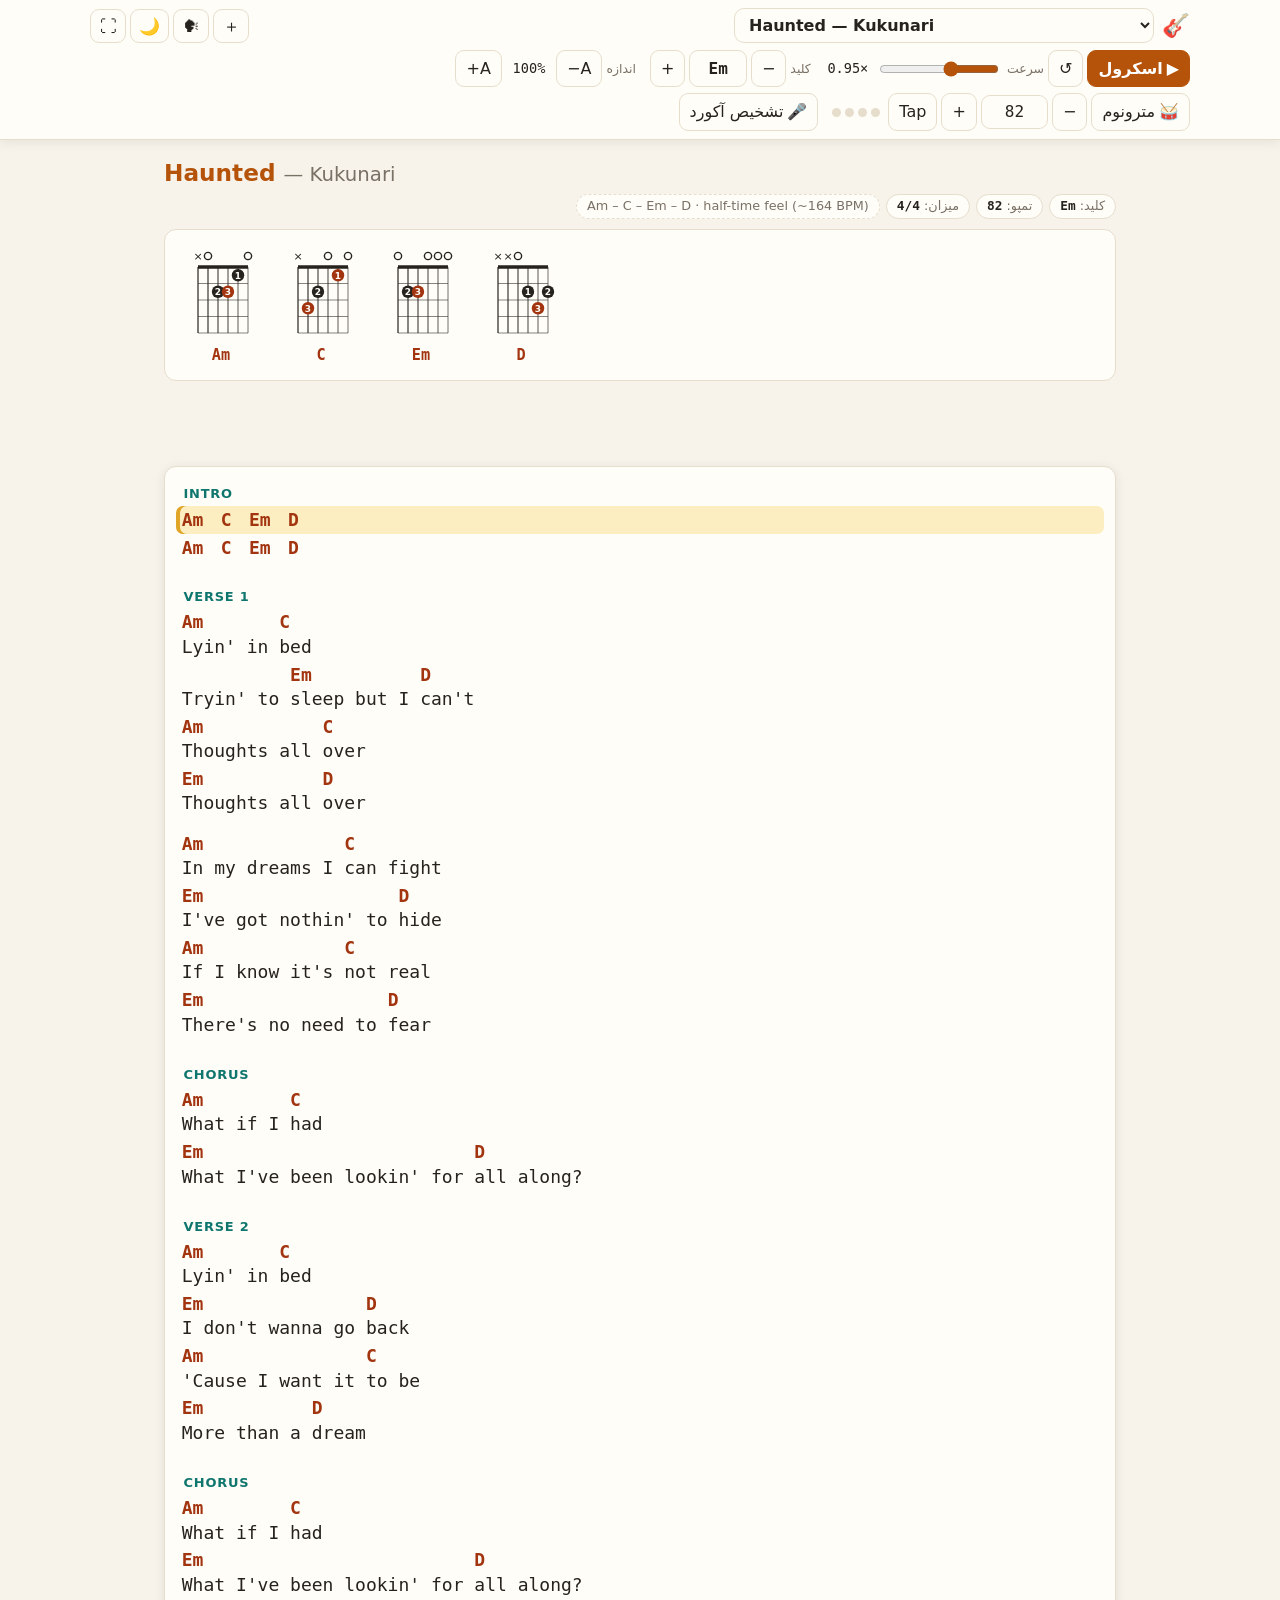
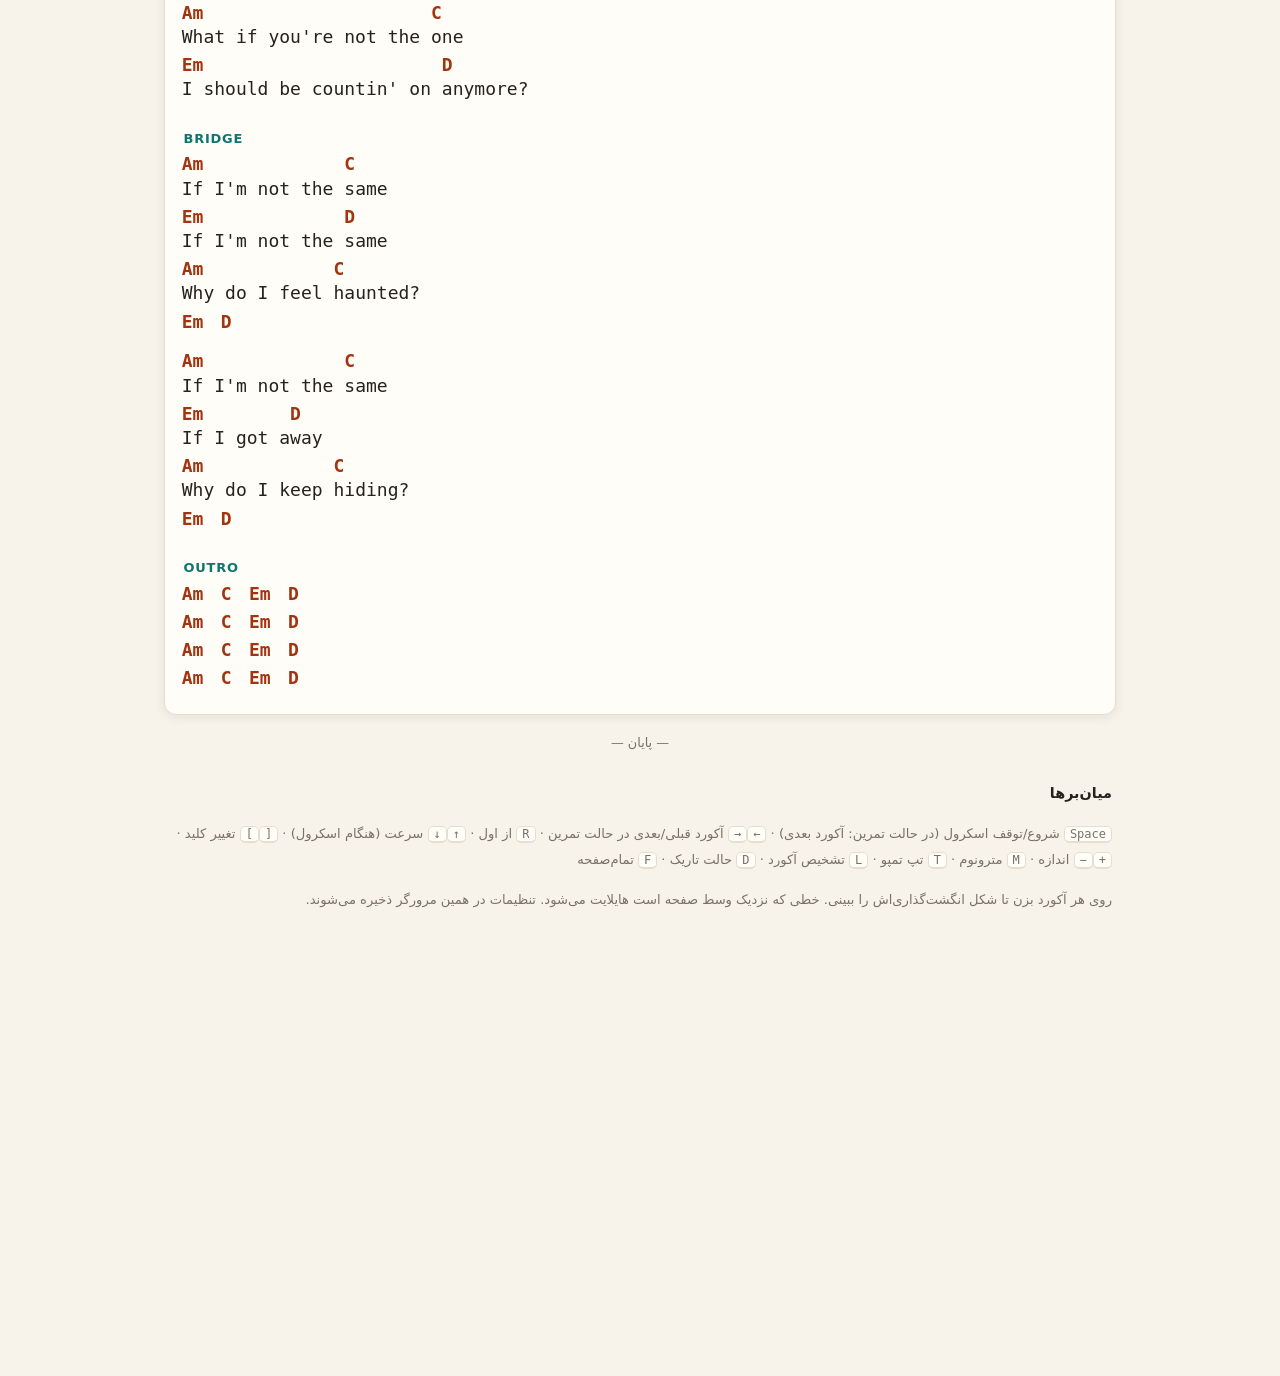
<file: index.html>
<!DOCTYPE html>
<html lang="fa" dir="rtl">
<head>
<meta charset="UTF-8">
<meta name="viewport" content="width=device-width, initial-scale=1, viewport-fit=cover">
<meta name="color-scheme" content="light dark">
<meta name="theme-color" content="#f7f3ea" media="(prefers-color-scheme: light)">
<meta name="theme-color" content="#141414" media="(prefers-color-scheme: dark)">
<title>تمرین گیتار — Guitar Practice</title>
<link rel="stylesheet" href="css/style.css">
<script>
  // Apply the saved theme before first paint (no light flash in dark mode).
  (function () {
    try {
      var s = JSON.parse(localStorage.getItem('gp:settings') || '{}');
      var t = s.theme || (matchMedia('(prefers-color-scheme: dark)').matches ? 'dark' : 'light');
      document.documentElement.setAttribute('data-theme', t);
    } catch (e) { document.documentElement.setAttribute('data-theme', 'light'); }
  })();
</script>
</head>
<body>
<header class="appbar" id="appbar">
  <div class="appbar-row">
    <div class="brand" aria-hidden="true">🎸</div>
    <label class="song-picker">
      <span class="sr-only">انتخاب آهنگ</span>
      <select id="songSelect" title="انتخاب آهنگ" dir="auto"></select>
    </label>
    <div class="appbar-actions">
      <button type="button" id="addSongBtn" class="icon-btn" title="افزودن آهنگ">＋</button>
      <a href="voice.html" class="icon-btn link-btn" title="حالت صدا (تحلیل لحن گفتار)" aria-label="حالت صدا">🗣</a>
      <button type="button" id="themeBtn" class="icon-btn" title="حالت تاریک / روشن (D)" aria-label="حالت تاریک / روشن">🌙</button>
      <button type="button" id="fsBtn" class="icon-btn" title="تمام‌صفحه (F)" aria-label="تمام‌صفحه">⛶</button>
      <button type="button" id="moreBtn" class="icon-btn more-btn" title="ابزارهای بیشتر" aria-expanded="false" aria-controls="toolbar">⚙</button>
    </div>
  </div>

  <div class="toolbar" id="toolbar">
    <div class="tool-group" role="group" aria-label="اسکرول خودکار">
      <button type="button" id="playBtn" class="primary play-btn" title="شروع / توقف اسکرول (Space)"><span class="ico">▶</span><span class="lbl">اسکرول</span></button>
      <button type="button" id="restartBtn" title="از اول (R)" aria-label="از اول">↺</button>
      <label class="slider" title="سرعت اسکرول (↑ / ↓)">
        <span class="tool-label">سرعت</span>
        <input type="range" id="speed" min="0" max="100" step="1" value="40" aria-label="سرعت اسکرول">
        <output id="speedOut" class="mono" dir="ltr">1.0×</output>
      </label>
    </div>

    <div class="tool-group extra" role="group" aria-label="تغییر کلید">
      <span class="tool-label">کلید</span>
      <button type="button" id="transDown" title="نیم‌پرده پایین ([)" aria-label="نیم‌پرده پایین">−</button>
      <button type="button" id="keyOut" dir="ltr" class="value-btn mono" title="بازگشت به کلید اصلی">Em</button>
      <button type="button" id="transUp" title="نیم‌پرده بالا (])" aria-label="نیم‌پرده بالا">+</button>
    </div>

    <div class="tool-group extra" role="group" aria-label="اندازهٔ متن">
      <span class="tool-label">اندازه</span>
      <button type="button" id="zoomOutBtn" title="کوچک‌تر (−)" aria-label="کوچک‌تر">A−</button>
      <output id="zoomOut" class="mono" dir="ltr">100%</output>
      <button type="button" id="zoomInBtn" title="بزرگ‌تر (+)" aria-label="بزرگ‌تر">A+</button>
    </div>

    <div class="tool-group extra" role="group" aria-label="مترونوم">
      <button type="button" id="metroBtn" title="مترونوم (M)"><span class="ico">🥁</span><span class="lbl">مترونوم</span></button>
      <button type="button" id="bpmDown" aria-label="کاهش تمپو">−</button>
      <input type="number" id="bpm" class="mono" min="20" max="300" value="90" inputmode="numeric" aria-label="BPM" title="BPM">
      <button type="button" id="bpmUp" aria-label="افزایش تمپو">+</button>
      <button type="button" id="tapBtn" title="تپ تمپو (T)">Tap</button>
      <span class="beats" id="beats" aria-hidden="true"></span>
    </div>

    <div class="tool-group" role="group" aria-label="تشخیص آکورد">
      <button type="button" id="micBtn" title="تشخیص آکورد با میکروفون (L)"><span class="ico">🎤</span><span class="lbl">تشخیص آکورد</span></button>
    </div>
  </div>
</header>

<main id="main">
  <section class="song-head">
    <h1 id="songTitle" dir="auto"></h1>
    <div class="song-meta" id="songMeta"></div>
  </section>

  <section class="chord-strip" id="chordStrip" aria-label="آکوردهای این آهنگ"></section>

  <div class="practice-bar" id="practiceBar" hidden>
    <div class="practice-info">
      <span class="p-badge">🎯 آکورد هدف:</span>
      <strong class="p-chord mono" id="pTargetChord">—</strong>
      <span class="p-next mono" id="pNextChord"></span>
      <span class="p-count mono" id="pCount">(۰ / ۰)</span>
    </div>
    <div class="practice-actions">
      <button type="button" id="pPrevBtn" class="small icon-btn" title="آکورد قبلی">◀</button>
      <button type="button" id="pNextBtn" class="small icon-btn" title="آکورد بعدی (Space / کلیک)">▶</button>
      <button type="button" id="pRestartBtn" class="small icon-btn" title="از اول">↺</button>
    </div>
  </div>

  <div id="topSpacer" aria-hidden="true"></div>
  <article class="sheet" id="sheet" dir="ltr" lang="en" aria-label="آکورد و متن آهنگ"></article>
  <div class="sheet-end" id="sheetEnd" aria-hidden="true">— پایان —</div>

  <section class="help" id="help">
    <h2>میان‌برها</h2>
    <p>
      <kbd>Space</kbd> شروع/توقف اسکرول (در حالت تمرین: آکورد بعدی) ·
      <kbd>←</kbd><kbd>→</kbd> آکورد قبلی/بعدی در حالت تمرین ·
      <kbd>R</kbd> از اول ·
      <kbd>↑</kbd><kbd>↓</kbd> سرعت (هنگام اسکرول) ·
      <kbd>[</kbd><kbd>]</kbd> تغییر کلید ·
      <kbd>+</kbd><kbd>−</kbd> اندازه ·
      <kbd>M</kbd> مترونوم ·
      <kbd>T</kbd> تپ تمپو ·
      <kbd>L</kbd> تشخیص آکورد ·
      <kbd>D</kbd> حالت تاریک ·
      <kbd>F</kbd> تمام‌صفحه
    </p>
    <p>روی هر آکورد بزن تا شکل انگشت‌گذاری‌اش را ببینی. خطی که نزدیک وسط صفحه است هایلایت می‌شود. تنظیمات در همین مرورگر ذخیره می‌شوند.</p>
  </section>
</main>

<div class="focus-line" id="focusLine" aria-hidden="true"></div>

<aside class="detector" id="detector" hidden aria-label="تشخیص آکورد">
  <div class="det-head">
    <span class="det-dot" id="detDot"></span>
    <span class="det-title">تشخیص آکورد</span>
    <span class="det-status" id="detStatus" aria-live="polite"></span>
    <button type="button" id="dbgToggleBtn" class="pill-btn small" title="پنل عیب‌یابی و دیباگ">🛠 دیباگ</button>
    <button type="button" id="detMin" class="icon-btn small" title="کوچک / بزرگ" aria-label="کوچک / بزرگ">▾</button>
    <button type="button" id="detClose" class="icon-btn small" title="خاموش" aria-label="خاموش کردن">✕</button>
  </div>
  <div class="det-body">
    <div class="det-main">
      <div class="det-chord mono" id="detChord" dir="ltr" aria-live="polite">—</div>
      <div class="det-side">
        <div class="meter" title="اطمینان"><div class="meter-fill" id="detConf"></div></div>
        <div class="det-sub mono" id="detSub" dir="ltr"></div>
        <div class="det-alt mono" id="detAlt" dir="ltr"></div>
      </div>
    </div>
    <label class="mode-toggle" title="بدون فیلتر آهنگ: همهٔ ۲۴ آکورد ماژور و مینور">
      <input type="checkbox" id="unrestricted">
      <span>حالت آزاد — همهٔ آکوردهای ماژور و مینور</span>
    </label>
    <div class="det-cands" id="detCands" dir="ltr" aria-label="محتمل‌ترین آکوردها"></div>
    <div class="chroma" id="chroma" dir="ltr" aria-hidden="true"></div>
    <div class="level" title="بلندی صدا و آستانه"><div class="level-fill" id="levelFill"></div><div class="level-gate" id="levelGate"></div></div>
    <div class="det-history mono" id="detHistory" dir="ltr" aria-label="آکوردهای اخیر"></div>
    <details class="det-settings">
      <summary>تنظیمات تشخیص</summary>
      <div class="setting-row">
        <span class="tool-label">دقت تطابق (حساسیت):</span>
        <div class="strictness-radios" id="strictnessGroup">
          <label><input type="radio" name="strictness" value="strict" checked> سخت‌گیرانه (پیش‌فرض)</label>
          <label><input type="radio" name="strictness" value="normal"> معمولی</label>
          <label><input type="radio" name="strictness" value="loose"> آسان‌گیر</label>
        </div>
      </div>
      <label class="slider wide"><span class="tool-label">گیت نویز صدا</span><input type="range" id="sensitivity" min="0" max="100" step="1" value="55"></label>
      <div class="det-actions">
        <button type="button" id="useMicBtn">🎤 میکروفون</button>
        <label class="file-btn" role="button" tabindex="0">🎵 فایل صوتی<input type="file" id="audioFile" accept="audio/*" hidden></label>
      </div>
      <p class="hint">برای دقت بهتر: گوشی/لپ‌تاپ را نزدیک گیتار بگذار، سیم‌ها را کوک کن و هر آکورد را با یک مضراب مشخص بزن.</p>
    </details>

    <section class="dbg-panel" id="dbgPanel" hidden aria-label="پنل دیباگ و ارزیابی">
      <div class="dbg-section">
        <div class="dbg-status-row">
          <span class="dbg-fsm-badge" id="dbgFsmBadge">WAITING_FOR_STRUM</span>
          <span class="dbg-strum-led" id="dbgStrumLed">🎸 مضراب</span>
        </div>
      </div>

      <div class="dbg-section dbg-target-card">
        <div class="dbg-chord-row">
          <div><small>آکورد هدف:</small><strong class="dbg-chord mono" id="dbgTargetVal">—</strong></div>
          <div><small>شنیده شده:</small><strong class="dbg-chord mono" id="dbgBestVal">—</strong></div>
        </div>
        <div class="dbg-meter-box">
          <div class="dbg-meter-labels">
            <span>اطمینان هدف: <span id="dbgTargetScoreNum" class="mono">۰٪</span></span>
            <span>آستانه: <span id="dbgThreshNum" class="mono">۶۰٪</span></span>
          </div>
          <div class="meter dbg-meter">
            <div class="meter-fill" id="dbgTargetScoreFill"></div>
            <div class="meter-threshold-line" id="dbgTargetThreshLine" style="left: 60%"></div>
          </div>
        </div>
        <div class="dbg-reason-text" id="dbgLiveReason">در انتظار مضراب جدید</div>
      </div>

      <div class="dbg-section dbg-tools">
        <div class="dbg-tools-title">🎙️ ضبط و آزمایش زنده صدای گیتار:</div>
        <div class="dbg-btn-row">
          <button type="button" id="dbgRecordBtn" class="small primary">🔴 ضبط ۵ ثانیه</button>
          <button type="button" id="dbgPlayRecordBtn" class="small" disabled>▶ تست ضبط</button>
          <span id="dbgRecordTimer" class="mono"></span>
        </div>
        <div class="dbg-tools-title" style="margin-top: 8px;">🧪 تست با صدای شبیه‌سازی‌شده:</div>
        <div class="dbg-btn-row">
          <button type="button" id="dbgTestSeqBtn" class="small">▶ تست توالی Am-C-Em-D</button>
          <button type="button" id="dbgTestRingingBtn" class="small">▶ تست آکورد کشیده</button>
        </div>
      </div>

      <div class="dbg-section">
        <div class="dbg-log-head">
          <span>لاگ تصمیمات تشخیص:</span>
          <button type="button" id="dbgClearLogBtn" class="small icon-btn" title="پاک کردن لاگ">✕</button>
        </div>
        <div class="dbg-log mono" id="dbgLogList" dir="ltr"></div>
      </div>
    </section>
  </div>
</aside>

<div class="popover" id="chordPop" hidden role="dialog" aria-modal="false"></div>

<dialog id="songDialog" class="song-dialog">
  <form method="dialog" id="songForm">
    <h2>افزودن آهنگ</h2>
    <p class="hint">متن را با آکوردهای داخل کروشه (<code dir="ltr">[Am]Lyin' in [C]bed</code>) یا آکوردها در خط بالای متن وارد کن. آهنگ در همین مرورگر ذخیره می‌شود؛ برای افزودن دائمی، «کپی ورودی کتابخانه» را بزن و در <code>songs/library.js</code> بچسبان.</p>
    <div class="form-grid">
      <label>عنوان<input name="title" required dir="auto"></label>
      <label>خواننده<input name="artist" dir="auto"></label>
      <label>کلید<input name="key" dir="ltr" placeholder="Em"></label>
      <label>BPM<input name="bpm" type="number" min="20" max="300" dir="ltr" placeholder="90"></label>
      <label>میزان<input name="timeSignature" dir="ltr" placeholder="4/4"></label>
      <label class="check"><input type="checkbox" name="rtl"> متن فارسی (راست‌به‌چپ)</label>
    </div>
    <label class="body-label">آکورد و متن<textarea name="body" rows="12" dir="ltr" spellcheck="false" required placeholder="[Verse 1]&#10;[Am]Lyin' in [C]bed&#10;Tryin' to [Em]sleep but I [D]can't"></textarea></label>
    <div class="dialog-actions">
      <button type="button" id="songSave" class="primary">ذخیره و نمایش</button>
      <button type="button" id="songCopy">کپی ورودی کتابخانه</button>
      <button type="button" id="songNew" hidden>آهنگ جدید</button>
      <button type="button" id="songDelete" class="danger" hidden>حذف</button>
      <button type="button" id="songCancel">بستن</button>
    </div>
  </form>
</dialog>

<div class="toast" id="toast" role="status" aria-live="polite"></div>

<script src="js/music-theory.js"></script>
<script src="js/song-parser.js"></script>
<script src="js/chord-shapes.js"></script>
<script src="js/chord-detector.js"></script>
<script src="js/audio-engine.js"></script>
<script src="songs/library.js"></script>
<script src="js/app.js"></script>
</body>
</html>
</file>
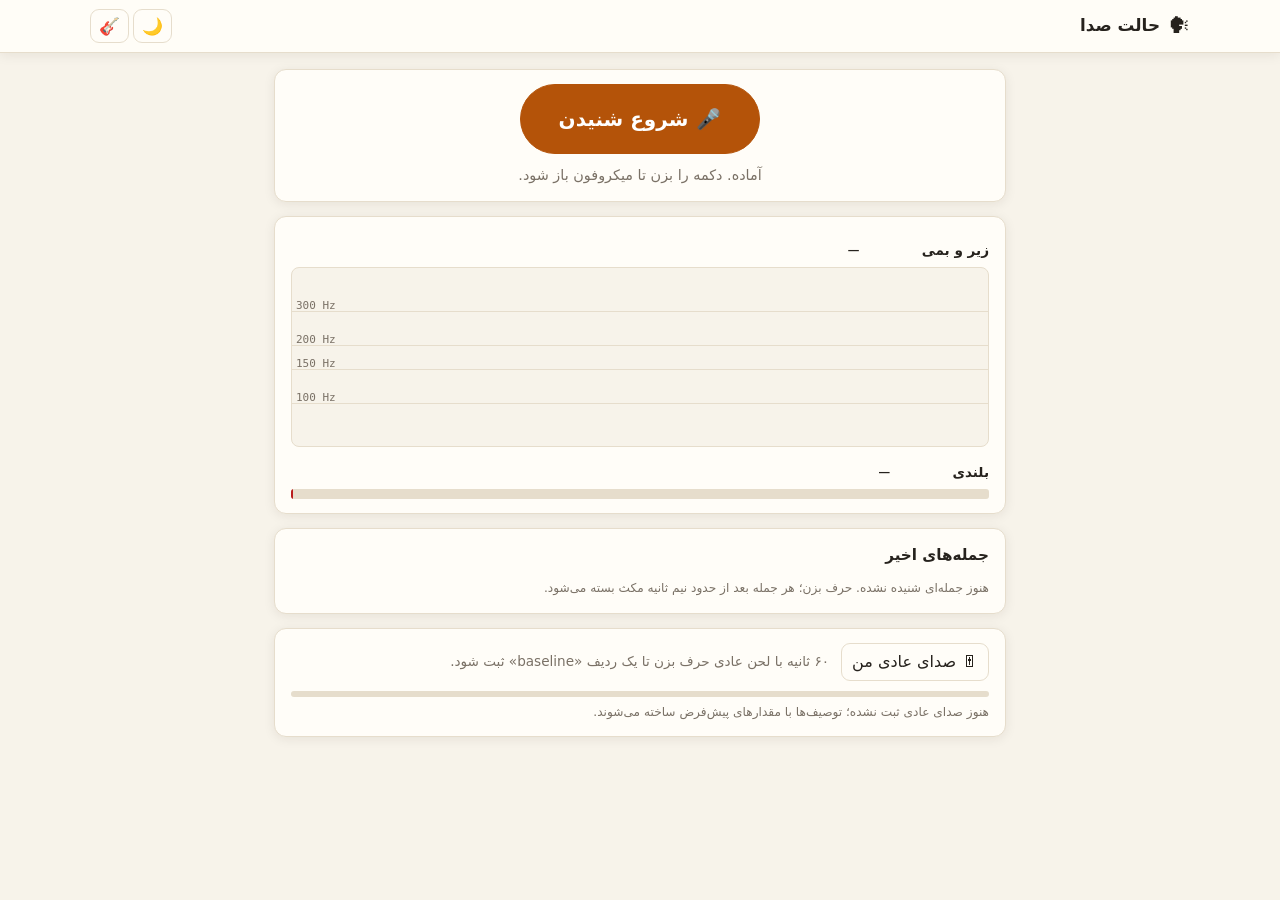
<file: voice.html>
<!DOCTYPE html>
<html lang="fa" dir="rtl">
<head>
<meta charset="UTF-8">
<meta name="viewport" content="width=device-width, initial-scale=1, viewport-fit=cover">
<meta name="color-scheme" content="light dark">
<meta name="theme-color" content="#f7f3ea" media="(prefers-color-scheme: light)">
<meta name="theme-color" content="#141414" media="(prefers-color-scheme: dark)">
<title>حالت صدا — Voice mode</title>
<link rel="stylesheet" href="css/style.css">
<script>
  // Apply the saved theme before first paint (shared with the chord page).
  (function () {
    try {
      var s = JSON.parse(localStorage.getItem('gp:settings') || '{}');
      var t = s.theme || (matchMedia('(prefers-color-scheme: dark)').matches ? 'dark' : 'light');
      document.documentElement.setAttribute('data-theme', t);
    } catch (e) { document.documentElement.setAttribute('data-theme', 'light'); }
  })();
</script>
</head>
<body class="voice-body">
<header class="appbar voice-appbar">
  <div class="appbar-row">
    <div class="brand" aria-hidden="true">🗣</div>
    <h1 class="voice-title">حالت صدا</h1>
    <div class="appbar-actions">
      <button type="button" id="themeBtn" class="icon-btn" title="حالت تاریک / روشن" aria-label="حالت تاریک / روشن">🌙</button>
      <a href="index.html" class="icon-btn link-btn" title="بازگشت به تمرین گیتار">🎸</a>
    </div>
  </div>
</header>

<main class="voice-main">
  <section class="voice-card voice-control">
    <button type="button" id="voiceStartBtn" class="voice-start" aria-pressed="false">
      <span class="ico">🎤</span><span class="lbl">شروع شنیدن</span>
    </button>
    <div class="voice-status" id="voiceStatus" role="status" aria-live="polite">آماده. دکمه را بزن تا میکروفون باز شود.</div>
    <div class="voice-config-warn" id="voiceConfigWarn" hidden>
      کلید Supabase هنوز تنظیم نشده (<code dir="ltr">js/config.js</code>). جمله‌ها تحلیل می‌شوند ولی فرستاده نمی‌شوند.
    </div>
  </section>

  <section class="voice-card voice-live" aria-label="نمایش زنده">
    <div class="voice-live-head">
      <span class="voice-live-label">زیر و بمی</span>
      <span class="voice-live-value mono" id="voiceHz" dir="ltr">—</span>
      <span class="voice-live-flag" id="voiceVoiced"></span>
    </div>
    <canvas id="voicePitchCanvas" class="voice-pitch" width="800" height="200" dir="ltr" aria-label="خط زندهٔ زیر و بمی"></canvas>
    <div class="voice-live-head">
      <span class="voice-live-label">بلندی</span>
      <span class="voice-live-value mono" id="voiceDb" dir="ltr">—</span>
      <span class="voice-live-flag" id="voiceSpeaking"></span>
    </div>
    <div class="level voice-level" dir="ltr">
      <div class="level-fill" id="voiceLevelFill"></div>
      <div class="level-gate" id="voiceLevelGate"></div>
    </div>
  </section>

  <section class="voice-card" aria-label="جمله‌های اخیر">
    <div class="voice-list-head">
      <h2>جمله‌های اخیر</h2>
      <span class="voice-queue mono" id="voiceQueue" dir="ltr"></span>
    </div>
    <ol class="voice-list" id="voiceList" reversed></ol>
    <p class="hint voice-empty" id="voiceEmpty">هنوز جمله‌ای شنیده نشده. حرف بزن؛ هر جمله بعد از حدود نیم ثانیه مکث بسته می‌شود.</p>
  </section>

  <section class="voice-card voice-calib" aria-label="کالیبراسیون">
    <div class="voice-calib-row">
      <button type="button" id="voiceCalibBtn"><span class="ico">🎚</span><span class="lbl">صدای عادی من</span></button>
      <span class="voice-calib-status" id="voiceCalibStatus">۶۰ ثانیه با لحن عادی حرف بزن تا یک ردیف «baseline» ثبت شود.</span>
    </div>
    <div class="meter voice-calib-meter" dir="ltr"><div class="meter-fill" id="voiceCalibFill"></div></div>
    <p class="hint" id="voiceBaselineInfo"></p>
  </section>
</main>

<div class="toast" id="toast" role="status" aria-live="polite"></div>

<script src="js/config.js"></script>
<script src="js/music-theory.js"></script>
<script src="js/chord-detector.js"></script>
<script src="js/audio-engine.js"></script>
<script src="js/voice-engine.js"></script>
<script src="js/voice-app.js"></script>
</body>
</html>
</file>
<file: css/style.css>
/* Guitar Practice — styles. No external fonts or frameworks. */

:root {
  --fg: var(--ink);
  --hover: color-mix(in srgb, var(--accent) 12%, var(--paper));
  --bg: #f7f3ea;
  --paper: #fffdf8;
  --ink: #26221d;
  --muted: #7a7166;
  --line: #e6ddcc;
  --accent: #b45309;
  --accent-ink: #fff;
  --accent-2: #0f766e;
  --chord: #a2340f;
  --hl: #fdeec2;
  --hl-edge: #e0a526;
  --match: #15803d;
  --match-bg: #dcfce7;
  --danger: #b91c1c;
  --shadow: 0 2px 12px rgba(40, 30, 10, 0.08);
  --radius: 12px;
  --ui-font: Vazirmatn, "Vazir", "Segoe UI", Tahoma, system-ui, -apple-system, "Noto Sans Arabic", sans-serif;
  --mono: ui-monospace, "Cascadia Mono", "SFMono-Regular", Menlo, Consolas, "Roboto Mono", "DejaVu Sans Mono", "Liberation Mono", "Courier New", monospace;
  --zoom: 1;
  --sheet-size: 18px;
  --appbar-h: 108px;
  color-scheme: light;
}

[data-theme="dark"] {
  --bg: #121212;
  --paper: #1b1a19;
  --ink: #ece7de;
  --muted: #9b948a;
  --line: #34312d;
  --accent: #f59e0b;
  --accent-ink: #1a1305;
  --accent-2: #2dd4bf;
  --chord: #fbbf24;
  --hl: #3a3218;
  --hl-edge: #f59e0b;
  --match: #4ade80;
  --match-bg: #14361f;
  --danger: #f87171;
  --shadow: 0 2px 14px rgba(0, 0, 0, 0.45);
  color-scheme: dark;
}

* { box-sizing: border-box; }
html { -webkit-text-size-adjust: 100%; }
body {
  margin: 0;
  background: var(--bg);
  color: var(--ink);
  font-family: var(--ui-font);
  line-height: 1.6;
  transition: background-color 0.25s, color 0.25s;
}
button, input, select, textarea { font: inherit; color: inherit; }
.mono { font-family: var(--mono); }
[hidden] { display: none !important; }
.sr-only { position: absolute; width: 1px; height: 1px; overflow: hidden; clip: rect(0 0 0 0); white-space: nowrap; }

/* ------------------------------------------------------------ app bar */

.appbar {
  position: sticky;
  top: 0;
  z-index: 40;
  background: var(--paper);
  background: color-mix(in srgb, var(--paper) 94%, transparent);
  backdrop-filter: blur(8px);
  -webkit-backdrop-filter: blur(8px);
  border-bottom: 1px solid var(--line);
  box-shadow: var(--shadow);
  padding: 8px max(12px, env(safe-area-inset-right)) 8px max(12px, env(safe-area-inset-left));
}
.appbar-row {
  display: flex;
  align-items: center;
  gap: 8px;
  max-width: 1100px;
  margin: 0 auto;
}
.brand { font-size: 1.4rem; }
.song-picker { flex: 1; min-width: 0; }
.song-picker select {
  width: 100%;
  max-width: 420px;
  font-weight: 600;
  padding: 6px 10px;
  border-radius: 10px;
  border: 1px solid var(--line);
  background: var(--paper);
}
.appbar-actions { display: flex; gap: 4px; }

button, .file-btn {
  border: 1px solid var(--line);
  background: var(--paper);
  border-radius: 9px;
  padding: 5px 10px;
  min-height: 34px;
  cursor: pointer;
  transition: border-color 0.15s, background-color 0.15s, transform 0.05s;
  user-select: none;
  -webkit-user-select: none;
}
button:hover, .file-btn:hover { border-color: var(--accent); }
button:active { transform: translateY(1px); }
button:focus-visible, select:focus-visible, input:focus-visible, .file-btn:focus-visible { outline: 2px solid var(--accent); outline-offset: 2px; }
button.primary { background: var(--accent); color: var(--accent-ink); border-color: var(--accent); font-weight: 600; }
button.on { background: var(--accent-2); color: #fff; border-color: var(--accent-2); }
button.danger { color: var(--danger); }
.icon-btn { min-width: 36px; padding: 4px 8px; font-size: 1.05rem; line-height: 1; }
.icon-btn.small { min-width: 28px; min-height: 28px; font-size: 0.85rem; padding: 2px 6px; }

.toolbar {
  display: flex;
  flex-wrap: wrap;
  gap: 6px 14px;
  align-items: center;
  max-width: 1100px;
  margin: 6px auto 0;
}
.tool-group { display: flex; align-items: center; gap: 4px; }
.tool-label { font-size: 0.78rem; color: var(--muted); }
.slider { display: flex; align-items: center; gap: 6px; }
.slider input[type="range"] { width: 120px; accent-color: var(--accent); }
.slider.wide input[type="range"] { width: 100%; flex: 1; }
output { min-width: 3.4em; text-align: center; font-size: 0.85rem; }
.value-btn { min-width: 3.6em; font-weight: 700; }
#bpm {
  width: 4.2em;
  text-align: center;
  border: 1px solid var(--line);
  background: var(--paper);
  border-radius: 9px;
  min-height: 34px;
  -moz-appearance: textfield;
}
#bpm::-webkit-outer-spin-button, #bpm::-webkit-inner-spin-button { -webkit-appearance: none; margin: 0; }
.beats { display: inline-flex; gap: 4px; margin-inline-start: 4px; }
.beats i { width: 9px; height: 9px; border-radius: 50%; background: var(--line); transition: background-color 0.05s, transform 0.05s; }
.beats i.on { background: var(--accent-2); transform: scale(1.25); }
.beats i.on.accent { background: var(--accent); }
.play-btn .ico, #metroBtn .ico, #micBtn .ico { margin-inline-end: 4px; }
.more-btn { display: none; }

/* --------------------------------------------------------------- main */

main {
  max-width: 980px;
  margin: 0 auto;
  padding: 18px max(14px, env(safe-area-inset-right)) 0 max(14px, env(safe-area-inset-left));
}
.song-head { margin-bottom: 10px; }
.song-head h1 { margin: 0; font-size: 1.45rem; line-height: 1.3; color: var(--accent); }
.song-head h1 small { color: var(--muted); font-weight: 500; font-size: 0.85em; }
.song-meta { display: flex; flex-wrap: wrap; gap: 6px; margin-top: 6px; font-size: 0.8rem; color: var(--muted); }
.chip { border: 1px solid var(--line); border-radius: 999px; padding: 1px 10px; background: var(--paper); }
.chip b { color: var(--ink); font-family: var(--mono); }
.chip.note { border-style: dashed; }
.yt-btn { font-size: 0.8rem; min-height: 26px; padding: 1px 10px; border-radius: 999px; }
.yt-frame { width: 100%; aspect-ratio: 16 / 9; border: 0; border-radius: var(--radius); margin-top: 8px; }

.chord-strip {
  display: flex;
  gap: 8px;
  overflow-x: auto;
  padding: 10px;
  margin: 10px 0 6px;
  background: var(--paper);
  border: 1px solid var(--line);
  border-radius: var(--radius);
  scrollbar-width: thin;
  direction: ltr;
}
.diagram {
  flex: 0 0 auto;
  display: flex;
  flex-direction: column;
  align-items: center;
  padding: 4px 6px 2px;
  border-radius: 10px;
  border: 1px solid transparent;
  background: none;
  min-height: 0;
  color: var(--ink);
}
.diagram .name { font-family: var(--mono); font-weight: 700; color: var(--chord); font-size: 0.95rem; }
.diagram.match, .diagram.hit { border-color: var(--match); background: var(--match-bg); }
.diagram.current-chord { border-color: var(--accent); box-shadow: 0 0 0 2px var(--accent); }
.chord-svg { display: block; }
.chord-svg .finger { fill: var(--paper); }
.chord-svg .root-dot { fill: var(--chord); }

/* ---------------------------------------------------------- the sheet */

.sheet {
  background: var(--paper);
  border: 1px solid var(--line);
  border-radius: var(--radius);
  box-shadow: var(--shadow);
  padding: 18px 14px 22px;
  font-family: var(--mono);
  font-size: calc(var(--sheet-size) * var(--zoom));
  line-height: 1.35;
  font-variant-ligatures: none;
  text-align: start;
}
.section-label {
  font-family: var(--ui-font);
  font-size: 0.72em;
  font-weight: 700;
  letter-spacing: 0.06em;
  text-transform: uppercase;
  color: var(--accent-2);
  margin: 1.1em 0 0.25em;
  padding-inline-start: 0.5ch;
}
.section-label:first-child { margin-top: 0; }
.blank { height: 0.7em; }

.line {
  position: relative;
  padding: 0.08em 0.5ch 0.12em;
  margin: 0 -0.25ch;
  border-radius: 7px;
  transition: background-color 0.25s, box-shadow 0.25s;
}
.line.active {
  background: var(--hl);
  box-shadow: inset 4px 0 0 var(--hl-edge);
}
.sheet[dir="rtl"] .line.active { box-shadow: inset -4px 0 0 var(--hl-edge); }
.line.chord-hit {
  animation: chordHit 0.4s ease-out;
}
@keyframes chordHit {
  0% { background: color-mix(in srgb, var(--match) 40%, transparent); }
  100% { background: transparent; }
}

/* A word group never wraps internally, so a chord stays on its word. */
.wg { display: inline-block; white-space: nowrap; vertical-align: bottom; }
.ck { display: inline-flex; flex-direction: column; align-items: flex-start; vertical-align: bottom; }
/* Chord row: zero width so a long chord name overflows to the right instead
   of stretching the lyric; the parser adds padding where chords would touch. */
.cd {
  display: block;
  width: 0;
  height: 1.3em;
  line-height: 1.3em;
  white-space: nowrap;
  overflow: visible;
}
.cd b {
  font-weight: 700;
  color: var(--chord);
  cursor: pointer;
  border-radius: 4px;
  padding: 0 1px;
  margin: 0 -1px;
}
.cd b:hover { background: color-mix(in srgb, var(--chord) 15%, transparent); }
.cd b.match, .cd b.hit { color: var(--match); background: var(--match-bg); box-shadow: 0 0 0 2px var(--match); }
.cd b.done {
  color: #fff !important;
  background: #16a34a !important;
  box-shadow: 0 0 0 2px rgba(22, 163, 74, 0.4) !important;
  border-radius: 4px;
  /* Negative margin = padding, so the chord name stays over its letter. */
  padding: 1px 4px !important;
  margin: 0 -4px !important;
  display: inline-block;
}
.cd b.current-chord {
  color: #fff !important;
  background: #ea580c !important;
  box-shadow: 0 0 0 3px rgba(234, 88, 12, 0.45), 0 2px 10px rgba(234, 88, 12, 0.4) !important;
  border-radius: 6px !important;
  padding: 1px 6px !important;
  margin: 0 -6px !important; /* keeps the name over its letter */
  display: inline-block !important;
  font-weight: 800 !important;
  position: relative !important;
  z-index: 10 !important;
  transform: scale(1.18);
  animation: target-pulse 1s infinite alternate ease-in-out;
}
.cd b.current-chord::after {
  content: "▼";
  position: absolute;
  top: -14px;
  left: 50%;
  transform: translateX(-50%);
  font-size: 11px;
  line-height: 1;
  color: #ea580c;
  animation: bounce-arrow 0.6s infinite alternate ease-in-out;
}
.cd b.just-hit {
  transform: scale(1.3) !important;
  transition: transform 0.2s cubic-bezier(0.175, 0.885, 0.32, 1.275);
}
@keyframes bounce-arrow {
  from { transform: translateX(-50%) translateY(0); }
  to { transform: translateX(-50%) translateY(-3px); }
}
@keyframes target-pulse {
  from { box-shadow: 0 0 0 2px rgba(234, 88, 12, 0.4), 0 2px 6px rgba(234, 88, 12, 0.3); }
  to { box-shadow: 0 0 0 5px rgba(234, 88, 12, 0.8), 0 4px 14px rgba(234, 88, 12, 0.6); }
}

/* Practice Bar */
.practice-bar {
  display: flex;
  align-items: center;
  justify-content: space-between;
  background: var(--paper);
  border: 2px solid var(--accent);
  border-radius: 12px;
  padding: 8px 14px;
  margin: 10px 0;
  box-shadow: var(--shadow);
  position: sticky;
  top: var(--appbar-h);
  z-index: 30;
  backdrop-filter: blur(8px);
}
.practice-bar[hidden] { display: none; }
.practice-info {
  display: flex;
  align-items: center;
  gap: 8px;
  font-size: 0.95rem;
  flex-wrap: wrap;
}
.p-badge { font-weight: 600; color: var(--muted); }
.p-chord {
  font-size: 1.35rem;
  font-weight: 800;
  color: #fff;
  background: #ea580c;
  padding: 2px 10px;
  border-radius: 8px;
  box-shadow: 0 0 0 2px #ea580c, 0 2px 8px rgba(0,0,0,0.15);
  animation: target-pulse 1s infinite alternate ease-in-out;
}
.p-next { color: var(--muted); font-size: 0.85rem; }
.p-count { font-size: 0.85rem; color: var(--muted); margin-inline-start: 6px; }
.practice-actions { display: flex; align-items: center; gap: 6px; }
.ly { display: block; white-space: pre; line-height: 1.4em; }
/* Monospace fonts have no Persian/Arabic glyphs; RTL lyrics use the UI font
   (alignment does not depend on monospace: each chord sits on its chunk). */
.sheet[dir="rtl"] .ly { font-family: var(--ui-font); }
.fill { display: inline-block; text-align: center; color: var(--muted); }
.line.lyrics-only .ly { white-space: pre-wrap; }
.line.chords-only .ck { margin-inline-end: 1.6ch; }
.line.chords-only .cd { width: auto; }
.line.chords-only .cd .annot { color: var(--muted); font-weight: 400; margin-inline-start: 0.6ch; }

.sheet-end { text-align: center; color: var(--muted); font-size: 0.8rem; padding: 18px 0 0; }
#topSpacer { height: 0; }
.help { color: var(--muted); font-size: 0.82rem; padding: 26px 4px 50vh; line-height: 2; }
.help h2 { font-size: 0.9rem; margin: 0; color: var(--ink); }
kbd {
  font-family: var(--mono);
  font-size: 0.75rem;
  border: 1px solid var(--line);
  border-bottom-width: 2px;
  border-radius: 5px;
  padding: 0 5px;
  background: var(--paper);
}

/* Reading guide at the focus height while auto-scrolling */
.focus-line {
  position: fixed;
  left: 0;
  right: 0;
  height: 0;
  border-top: 2px dashed color-mix(in srgb, var(--hl-edge) 55%, transparent);
  pointer-events: none;
  opacity: 0;
  transition: opacity 0.3s;
  z-index: 5;
}
.focus-line.show { opacity: 1; }

/* ------------------------------------------------------ chord detector */

/* Docked bottom-right: lyrics are left-aligned, so this covers the least. */
.detector {
  position: fixed;
  right: max(14px, env(safe-area-inset-right));
  bottom: max(14px, env(safe-area-inset-bottom));
  width: 300px;
  max-height: calc(100vh - var(--appbar-h) - 28px);
  overflow: auto;
  z-index: 30;
  background: var(--paper);
  border: 1px solid var(--line);
  border-radius: 16px;
  box-shadow: 0 8px 30px rgba(0, 0, 0, 0.18);
  padding: 10px 12px 10px;
}
.det-head { display: flex; align-items: center; gap: 6px; }
.det-title { font-weight: 700; font-size: 0.85rem; }
.det-status { flex: 1; font-size: 0.75rem; color: var(--muted); white-space: nowrap; overflow: hidden; text-overflow: ellipsis; }
.det-dot { width: 9px; height: 9px; border-radius: 50%; background: var(--muted); flex: 0 0 auto; }
.det-dot.live { background: #ef4444; box-shadow: 0 0 0 0 rgba(239, 68, 68, 0.6); animation: pulse 1.6s infinite; }
@keyframes pulse { 0% { box-shadow: 0 0 0 0 rgba(239, 68, 68, 0.55); } 70% { box-shadow: 0 0 0 9px rgba(239, 68, 68, 0); } 100% { box-shadow: 0 0 0 0 rgba(239, 68, 68, 0); } }
.det-main { display: flex; align-items: center; gap: 12px; margin: 6px 0 4px; direction: ltr; }
.det-chord {
  min-width: 3.2em;
  font-size: 2.6rem;
  font-weight: 800;
  line-height: 1.1;
  color: var(--chord);
  text-align: center;
  transition: color 0.2s, opacity 0.3s, transform 0.12s;
}
.det-chord.stale { opacity: 0.4; }
.det-chord.bump { transform: scale(1.08); }
.det-chord.match { color: var(--match); }
.det-side { flex: 1; min-width: 0; }
.meter { height: 6px; border-radius: 3px; background: var(--line); overflow: hidden; }
.meter-fill { height: 100%; width: 0; background: var(--accent-2); transition: width 0.15s; }
.det-sub { font-size: 0.72rem; color: var(--muted); margin-top: 4px; }
.det-alt { font-size: 0.72rem; color: var(--muted); white-space: nowrap; overflow: hidden; text-overflow: ellipsis; }
.chroma { display: grid; grid-template-columns: repeat(12, 1fr); gap: 3px; height: 54px; align-items: end; margin-top: 6px; }
.chroma div { position: relative; height: 100%; display: flex; flex-direction: column; justify-content: flex-end; align-items: center; }
.chroma span.bar { width: 100%; background: var(--accent); border-radius: 3px 3px 0 0; transform-origin: bottom; transform: scaleY(0.02); height: 40px; transition: transform 0.08s linear; opacity: 0.85; }
.chroma span.bar.tone { background: var(--accent-2); }
.chroma small { font-family: var(--mono); font-size: 0.58rem; color: var(--muted); line-height: 1.2; }
.level { position: relative; height: 5px; background: var(--line); border-radius: 3px; margin-top: 6px; overflow: hidden; }
.level-fill { height: 100%; width: 0; background: var(--muted); transition: width 0.06s; }
.level-fill.open { background: var(--accent-2); }
.level-gate { position: absolute; top: 0; bottom: 0; width: 2px; background: var(--danger); }
.det-history { display: flex; flex-wrap: wrap; gap: 4px; margin-top: 6px; min-height: 1.4em; font-size: 0.78rem; }
.det-history span { padding: 0 6px; border-radius: 6px; background: var(--bg); border: 1px solid var(--line); }
.det-history span.match { border-color: var(--match); color: var(--match); }
.det-settings { margin-top: 6px; font-size: 0.8rem; }
.det-settings summary { cursor: pointer; color: var(--muted); }
.det-settings label { display: flex; align-items: center; gap: 6px; margin: 6px 0; }
.det-actions { display: flex; gap: 6px; flex-wrap: wrap; }
.file-btn { display: inline-flex; align-items: center; }
.hint { color: var(--muted); font-size: 0.76rem; margin: 6px 0 0; }
.detector.min .det-body > :not(.det-main),
.detector.minimized .det-body > :not(.det-main) { display: none; }
.detector.min .det-chord,
.detector.minimized .det-chord { font-size: 1.8rem; }
.detector.debug-open {
  width: 360px;
}

/* Pill button */
.pill-btn {
  padding: 2px 8px;
  font-size: 0.72rem;
  border-radius: 12px;
  background: var(--bg);
  border: 1px solid var(--line);
  color: var(--fg);
  cursor: pointer;
  transition: all 0.15s;
}
.pill-btn:hover { background: var(--hover); }
.pill-btn.active {
  background: var(--accent);
  color: #fff;
  border-color: var(--accent);
}

/* Strictness radio selector */
.setting-row { margin: 8px 0; }
.strictness-radios {
  display: flex;
  flex-direction: column;
  gap: 4px;
  margin-top: 4px;
}
.strictness-radios label {
  display: flex;
  align-items: center;
  gap: 6px;
  font-size: 0.78rem;
  cursor: pointer;
}

/* Debug panel */
.dbg-panel {
  margin-top: 10px;
  padding-top: 10px;
  border-top: 1px dashed var(--line);
  font-size: 0.78rem;
}
.dbg-section { margin-bottom: 10px; }
.dbg-status-row {
  display: flex;
  align-items: center;
  justify-content: space-between;
  gap: 8px;
}
.dbg-fsm-badge {
  display: inline-block;
  padding: 2px 8px;
  border-radius: 6px;
  font-size: 0.72rem;
  font-weight: 700;
  background: var(--line);
  color: var(--fg);
}
.dbg-fsm-badge.state-waiting { background: #64748b; color: #fff; }
.dbg-fsm-badge.state-evaluating { background: #0284c7; color: #fff; animation: pulse 0.8s infinite; }
.dbg-fsm-badge.state-accepted { background: #16a34a; color: #fff; }
.dbg-fsm-badge.state-lockout { background: #d97706; color: #fff; }

.dbg-strum-led {
  display: inline-flex;
  align-items: center;
  padding: 2px 8px;
  border-radius: 12px;
  font-size: 0.72rem;
  background: var(--bg);
  border: 1px solid var(--line);
  color: var(--muted);
  transition: all 0.1s;
}
.dbg-strum-led.active {
  background: #22c55e;
  color: #fff;
  border-color: #16a34a;
  box-shadow: 0 0 10px rgba(34, 197, 94, 0.7);
  transform: scale(1.06);
}

.dbg-target-card {
  background: var(--bg);
  border: 1px solid var(--line);
  border-radius: 10px;
  padding: 8px 10px;
}
.dbg-chord-row {
  display: flex;
  justify-content: space-around;
  text-align: center;
  margin-bottom: 6px;
}
.dbg-chord-row small { display: block; color: var(--muted); font-size: 0.68rem; }
.dbg-chord { font-size: 1.4rem; color: var(--chord); }
.dbg-meter-box { margin-top: 4px; }
.dbg-meter-labels {
  display: flex;
  justify-content: space-between;
  font-size: 0.68rem;
  color: var(--muted);
  margin-bottom: 3px;
}
.dbg-meter {
  position: relative;
  height: 8px;
  background: var(--line);
  border-radius: 4px;
}
.meter-threshold-line {
  position: absolute;
  top: 0;
  bottom: 0;
  width: 2px;
  background: var(--danger);
  z-index: 2;
}
.dbg-reason-text {
  margin-top: 6px;
  font-size: 0.72rem;
  color: var(--muted);
  min-height: 1.4em;
  text-align: center;
}

.dbg-tools-title { font-weight: 600; font-size: 0.74rem; color: var(--muted); margin-bottom: 4px; }
.dbg-btn-row {
  display: flex;
  flex-wrap: wrap;
  gap: 6px;
  align-items: center;
}
.dbg-btn-row button { font-size: 0.72rem; padding: 4px 8px; }

.dbg-log-head {
  display: flex;
  justify-content: space-between;
  align-items: center;
  margin-bottom: 4px;
  color: var(--muted);
  font-size: 0.74rem;
}
.dbg-log {
  max-height: 130px;
  overflow-y: auto;
  background: var(--bg);
  border: 1px solid var(--line);
  border-radius: 8px;
  padding: 6px 8px;
  font-size: 0.7rem;
  line-height: 1.45;
  display: flex;
  flex-direction: column;
  gap: 3px;
}
.dbg-log-item {
  border-bottom: 1px solid rgba(127, 127, 127, 0.15);
  padding-bottom: 2px;
}
.dbg-log-item:last-child { border-bottom: none; }
.dbg-log-item.advance { color: #16a34a; }
.dbg-log-item.reject { color: #dc2626; }
.dbg-log-item.lockout { color: #d97706; }

/* ------------------------------------------------------ chord popover */

.popover {
  position: fixed;
  z-index: 60;
  background: var(--paper);
  border: 1px solid var(--line);
  border-radius: 14px;
  box-shadow: 0 10px 30px rgba(0, 0, 0, 0.22);
  padding: 10px 12px;
  text-align: center;
  direction: ltr;
}
.popover .name { font-family: var(--mono); font-size: 1.3rem; font-weight: 800; color: var(--chord); }
.popover .tones { font-family: var(--mono); font-size: 0.75rem; color: var(--muted); }

/* ------------------------------------------------------- song dialog */

.song-dialog {
  width: min(680px, 94vw);
  border: 1px solid var(--line);
  border-radius: 16px;
  background: var(--paper);
  color: var(--ink);
  padding: 16px 18px;
  box-shadow: 0 20px 60px rgba(0, 0, 0, 0.35);
}
.song-dialog::backdrop { background: rgba(0, 0, 0, 0.45); }
.song-dialog h2 { margin: 0 0 4px; font-size: 1.1rem; }
.form-grid { display: grid; grid-template-columns: repeat(auto-fit, minmax(140px, 1fr)); gap: 8px; margin: 10px 0; }
.song-dialog label { display: flex; flex-direction: column; gap: 3px; font-size: 0.8rem; color: var(--muted); }
.song-dialog label.check { flex-direction: row; align-items: center; }
.song-dialog input:not([type="checkbox"]), .song-dialog textarea {
  border: 1px solid var(--line);
  border-radius: 9px;
  padding: 6px 8px;
  background: var(--bg);
  color: var(--ink);
}
.song-dialog textarea { font-family: var(--mono); font-size: 0.9rem; resize: vertical; width: 100%; }
.dialog-actions { display: flex; flex-wrap: wrap; gap: 6px; margin-top: 10px; }

.toast {
  position: fixed;
  left: 50%;
  bottom: 24px;
  transform: translate(-50%, 30px);
  background: var(--ink);
  color: var(--paper);
  border-radius: 10px;
  padding: 8px 14px;
  font-size: 0.85rem;
  opacity: 0;
  pointer-events: none;
  transition: opacity 0.2s, transform 0.2s;
  z-index: 80;
  max-width: 90vw;
  text-align: center;
}
.toast.show { opacity: 1; transform: translate(-50%, 0); }

/* ---------------------------------------------------------- responsive */

@media (max-width: 760px) {
  :root { --sheet-size: 16px; }
  .more-btn { display: inline-block; }
  .toolbar .tool-group.extra { display: none; }
  .toolbar.expanded .tool-group.extra { display: flex; }
  .toolbar { gap: 6px 10px; }
  .slider input[type="range"] { width: 92px; }
  .play-btn .lbl, #micBtn .lbl, #metroBtn .lbl { display: none; }
  .play-btn .ico, #micBtn .ico, #metroBtn .ico { margin: 0; }
  main { padding-top: 12px; }
  .song-head h1 { font-size: 1.2rem; }
  .sheet { padding: 12px 8px 16px; border-radius: 10px; }
  .detector {
    left: 8px;
    right: 8px;
    bottom: max(8px, env(safe-area-inset-bottom));
    width: auto;
    padding: 8px 10px;
  }
  .det-chord { font-size: 2.1rem; }
  .chroma { height: 40px; }
  .chroma span.bar { height: 28px; }
}

@media (max-width: 380px) {
  .slider .tool-label { display: none; }
  .slider input[type="range"] { width: 76px; }
}

@media (prefers-reduced-motion: reduce) {
  * { transition: none !important; animation: none !important; }
}

@media print {
  .appbar, .detector, .help, .chord-strip, .focus-line, .toast { display: none !important; }
  .sheet { border: 0; box-shadow: none; }
  .line.active { background: none; box-shadow: none; }
}

/* Unrestricted mode: toggle, side-by-side candidates, "unknown". */
.mode-toggle { display: flex; align-items: center; gap: 6px; font-size: 0.78rem; margin: 4px 0 2px; cursor: pointer; }
.mode-toggle input { accent-color: var(--accent-2); }
.det-cands { display: none; grid-template-columns: repeat(4, 1fr); gap: 4px; margin: 4px 0 2px; }
.detector.unrestricted .det-cands { display: grid; }
.detector.unrestricted .det-alt { display: none; }
.cand { border: 1px solid var(--line); border-radius: 8px; padding: 3px 4px 4px; text-align: center; font-family: var(--mono); background: var(--bg); transition: opacity 0.15s; }
.cand b { display: block; font-size: 0.95rem; color: var(--chord); line-height: 1.2; }
.cand small { display: block; font-size: 0.66rem; color: var(--muted); }
.cand .cbar { height: 4px; border-radius: 2px; background: var(--line); overflow: hidden; margin-top: 2px; }
.cand .cbar i { display: block; height: 100%; background: var(--accent-2); transition: width 0.1s linear; }
.cand.top { border-color: var(--accent-2); }
.cand.weak { opacity: 0.45; }
.det-chord.unknown { font-size: 1.5rem; color: var(--muted); }
/* Chord-synced scroll: chords inside the tolerance window (accepted early). */
.cd b.window { text-decoration: underline dotted var(--accent-2); text-underline-offset: 3px; }

/* ------------------------------------------------------------ voice mode */
.link-btn { display: inline-flex; align-items: center; justify-content: center; text-decoration: none; color: inherit; border: 1px solid var(--line); background: var(--paper); border-radius: 9px; min-height: 34px; box-sizing: border-box; }
.link-btn:hover { border-color: var(--accent); }
.voice-title { font-size: 1.05rem; margin: 0; flex: 1; font-weight: 700; }
.voice-appbar { --appbar-h: 56px; }
.voice-main { max-width: 760px; margin: 0 auto; padding: 16px max(14px, env(safe-area-inset-right)) 40px max(14px, env(safe-area-inset-left)); display: grid; gap: 14px; }
.voice-card { background: var(--paper); border: 1px solid var(--line); border-radius: var(--radius); box-shadow: var(--shadow); padding: 14px 16px; }
.voice-control { text-align: center; }
.voice-start { font-size: 1.25rem; padding: 18px 32px; min-width: 240px; border-radius: 999px; background: var(--accent); color: var(--accent-ink); border-color: var(--accent); font-weight: 700; }
.voice-start .ico { margin-inline-end: 8px; }
.voice-start.on { background: var(--danger); border-color: var(--danger); color: #fff; }
.voice-status { margin-top: 10px; color: var(--muted); font-size: 0.9rem; }
.voice-config-warn { margin-top: 10px; padding: 8px 12px; border-radius: 8px; background: var(--hl); border: 1px solid var(--hl-edge); font-size: 0.85rem; }
.voice-live-head { display: flex; align-items: baseline; gap: 10px; margin: 4px 0; }
.voice-live-label { font-weight: 700; font-size: 0.85rem; }
.voice-live-value { font-size: 1.1rem; min-width: 6ch; }
.voice-live-flag { color: var(--muted); font-size: 0.78rem; }
.voice-pitch { display: block; width: 100%; height: 180px; border: 1px solid var(--line); border-radius: 8px; background: var(--bg); margin-bottom: 10px; }
.voice-level { height: 10px; margin-top: 4px; }
.voice-list-head { display: flex; align-items: baseline; gap: 10px; }
.voice-list-head h2 { font-size: 0.95rem; margin: 0 0 6px; flex: 1; }
.voice-queue { color: var(--muted); font-size: 0.78rem; }
.voice-list { list-style: none; padding: 0; margin: 0; display: grid; gap: 8px; }
.voice-row { border: 1px solid var(--line); border-radius: 10px; padding: 8px 12px; background: var(--bg); display: grid; gap: 2px; }
.voice-row-baseline { border-color: var(--accent-2); }
.voice-row-text { font-size: 0.95rem; }
.voice-row-meta { font-size: 0.72rem; color: var(--muted); text-align: left; }
.voice-send { font-size: 0.74rem; color: var(--muted); }
.voice-send-sent { color: var(--match); }
.voice-send-retry, .voice-send-noconfig { color: var(--danger); }
.voice-calib-row { display: flex; align-items: center; gap: 12px; flex-wrap: wrap; }
.voice-calib-row .ico { margin-inline-end: 6px; }
.voice-calib-status { color: var(--muted); font-size: 0.85rem; flex: 1; }
.voice-calib-meter { margin-top: 10px; }
</file>
